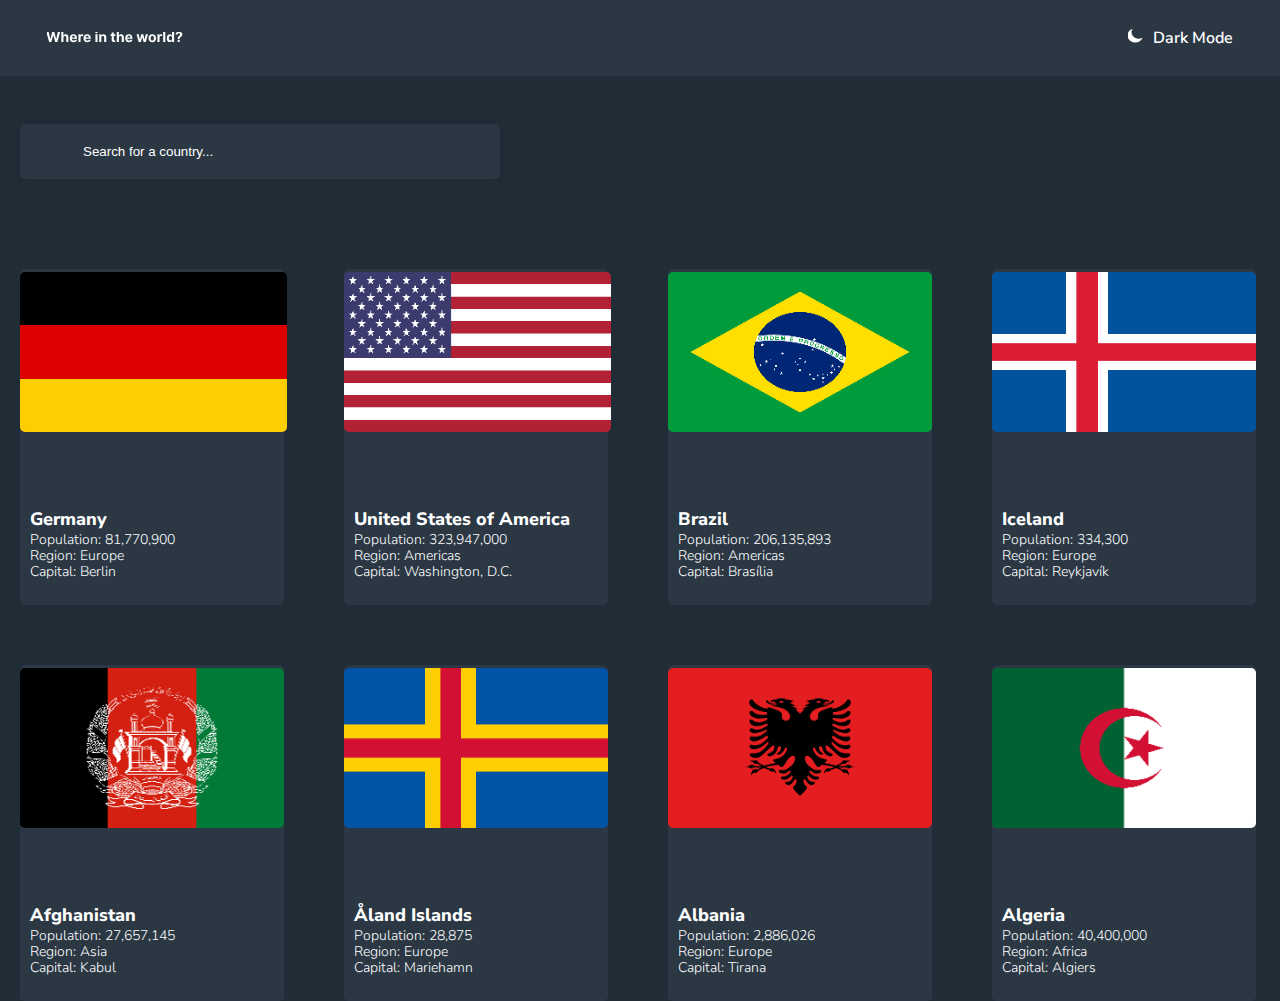
<file: index.html>
<!DOCTYPE html>
<html lang="en">
<head>
    <meta charset="UTF-8">
    <meta name="viewport" content="width='device-width', initial-scale=1.0">
    <title>Document</title>
    <link rel="stylesheet" href="./main.css">
    <link rel="stylesheet" href="https://cdnjs.cloudflare.com/ajax/libs/font-awesome/6.5.2/css/all.min.css" integrity="sha512-SnH5WK+bZxgPHs44uWIX+LLJAJ9/2PkPKZ5QiAj6Ta86w+fsb2TkcmfRyVX3pBnMFcV7oQPJkl9QevSCWr3W6A==" crossorigin="anonymous" referrerpolicy="no-referrer" />
    <link rel="preconnect" href="https://fonts.googleapis.com">
<link rel="preconnect" href="https://fonts.gstatic.com" crossorigin>
<link href="https://fonts.googleapis.com/css2?family=Nunito+Sans:ital,opsz,wght@0,6..12,200..1000;1,6..12,200..1000&display=swap" rel="stylesheet">
</head>
<body>
    
    

 <header class="header">

    <div class="container">
        <nav class="header-nav">
            <a href="./index.html">
                <img class="header_img" src="./images/Where in the world_2.svg" alt="">
            </a>
        <button class="header-btn">Dark Mode</button>
        </nav>
    </div>
</header>
<section class="hero">
    <div class="container">
        <form class="hero-form">
            <i class="fa-solid fa-magnifying-glass" style="color: #ffffff;"></i>
            <input type="text" class="hero-input" placeholder="Search for a country...">
        </form>
    </div>
</section>
<section class="flags" >
    <div class="container">
        <div class="flags-textbox" >
            <div class="flags__box" >
                <img  class="flags_picture" src="./images/Germany.svg.png" alt="">
                <div class="flags__textbox2" >
                    <a class="flags_link" href="./flags.html">Germany</a>
                    <p>Population: 81,770,900</p>
                    <p>Region: Europe</p>
                    <p>Capital: Berlin</p>
                </div>
            </div>
            <div class="flags__box" >
                <img class="flags_picture" src="./images/Amerika.svg.png" alt="">
                <div class="flags__textbox2" >
                    <a class="flags_link" href="./flags2.html">United States of America</a>
                    <p>Population: 323,947,000</p>
                    <p>Region: Americas</p>
                    <p>Capital: Washington, D.C.</p>
                </div>
            </div >
            <div class="flags__box" >
                <img  class="flags_picture" src="./images/Brasil.svg.png" alt="">
                <div class="flags__textbox2" >
                    <a class="flags_link" href="./flags3.html">Brazil</a>
                    <p>Population: 206,135,893</p>
                    <p>Region: Americas</p>
                    <p>Capital: Brasília</p>
                </div>
            </div>
            <div class="flags__box" >
                <img  class="flags_picture" src="./images/ICELAND.svg.png" alt="">
                <div class="flags__textbox2" >
                    <a class="flags_link" href="./flags4.html">Iceland</a>
                    <p>Population: 334,300</p>
                    <p>Region: Europe</p>
                    <p>Capital: Reykjavík</p>
                </div>
            </div>
            <div class="flags__box" >
                <img  class="flags_picture" src="./images/Afghanistan.svg.png" alt="">
                <div class="flags__textbox2" >
                    <a class="flags_link" href="./flags5.html">Afghanistan</a>
                    <p>Population: 27,657,145</p>
                    <p>Region: Asia</p>
                    <p>Capital: Kabul</p>
                </div>
            </div>

            <div class="flags__box" >
                <img  class="flags_picture" src="./images/Åland Islands.svg.png" alt="">
                <div class="flags__textbox2" >
                    <a class="flags_link" href="./flags6.html">Åland Islands</a>
                    <p>Population: 28,875</p>
                    <p>Region: Europe</p>
                    <p>Capital: Mariehamn</p>
                </div>
            </div>

            <div class="flags__box" >
                <img  class="flags_picture" src="./images/Albania.svg.png" alt="">
                <div class="flags__textbox2" >
                    <a class="flags_link" href="./flags7.html">Albania</a>
                    <p>Population: 2,886,026</p>
                    <p>Region: Europe</p>
                    <p>Capital: Tirana</p>
                </div>
            </div>

            <div class="flags__box" >
                <img  class="flags_picture" src="./images/Algeria.svg.png" alt="">
                <div class="flags__textbox2" >
                    <a class="flags_link" href="./flags8.html">Algeria</a>
                    <p>Population: 40,400,000</p>
                    <p>Region: Africa</p>
                    <p>Capital: Algiers</p>
                </div>
            </div>
    </div>
    </div> 
</section>

</body>
</html>
</file>
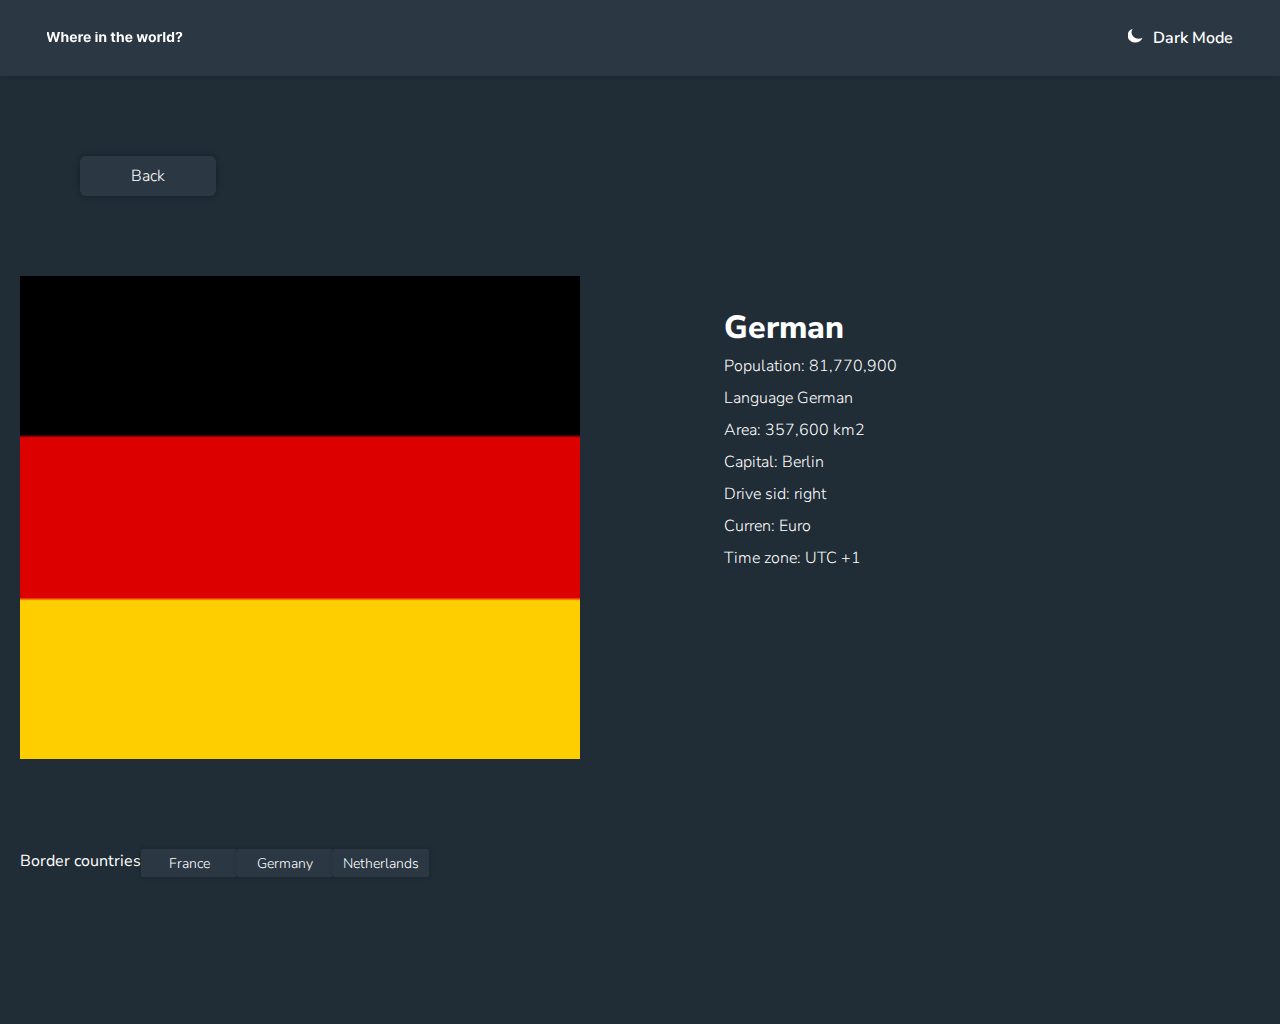
<file: flags.html>
<!DOCTYPE html>
<html lang="en">
<head>
    <meta charset="UTF-8">
    <meta name="viewport" content="width=device-width, initial-scale=1.0">
    <title>Document</title>
    <link rel="stylesheet" href="./flags.css">
    <link rel="stylesheet" href="https://cdnjs.cloudflare.com/ajax/libs/font-awesome/6.5.2/css/all.min.css" integrity="sha512-SnH5WK+bZxgPHs44uWIX+LLJAJ9/2PkPKZ5QiAj6Ta86w+fsb2TkcmfRyVX3pBnMFcV7oQPJkl9QevSCWr3W6A==" crossorigin="anonymous" referrerpolicy="no-referrer" />
    <link rel="preconnect" href="https://fonts.googleapis.com">
    <link rel="preconnect" href="https://fonts.gstatic.com" crossorigin>
    <link href="https://fonts.googleapis.com/css2?family=Nunito+Sans:ital,opsz,wght@0,6..12,200..1000;1,6..12,200..1000&display=swap" rel="stylesheet">
</head>
<body>
    <header class="header">

        <div class="container">
            <nav class="header-nav">
                <a href="./index.html">
                    <img class="img"  src="./images/Where in the world_2.svg" alt="">
                </a>
            <button class="header-btn">Dark Mode</button>
            </nav>
        </div>
    </header>
    <main>
        <section class="site" >
            <a class="site_link" href="./index.html">
                <button class="site_btn" >
                    <i class="fa-solid fa-arrow-right fa-rotate-180" style="color: #ffffff;"></i>
                    Back
                </button>
            </a>
        </section>
        <section class="hero" >
            <div class="container" >
                <div class="hero_box">
                    <img width="559.71px" height="483.17px" src="./images/Germany.svg.png" alt="">
                    <div class="hero_textbox">
                        <p class="hero_title" >German</p>
                        <div class="textbox">
                            <p class="hero_information" >Population: 81,770,900 </p>
                            <p class="hero_information" >Language German</p>
                            <p class="hero_information" >Area: 357,600 km2</p>
                            <p class="hero_information" >Capital: Berlin</p>
                            <p class="hero_information" >Drive sid: right</p>
                            <p class="hero_information" >Curren: Euro</p>
                            <p class="hero_information" >Time zone: UTC +1</p>
                        </div>
                    </div>
                    <div class="section">
                        <p class="section_text" >Border countries</p>
                        <a href="#">
                            <button class="section_links" >France</button>
                        </a>
                        <a href="./flags.html">
                            <button class="section_links" >Germany</button>
                        </a>
                        <a href="#">
                            <button class="section_links" >Netherlands</button>
                        </a>
                    </div>
                </div>
            </div>
        </section>
    </main>
</body>
</html>
</file>
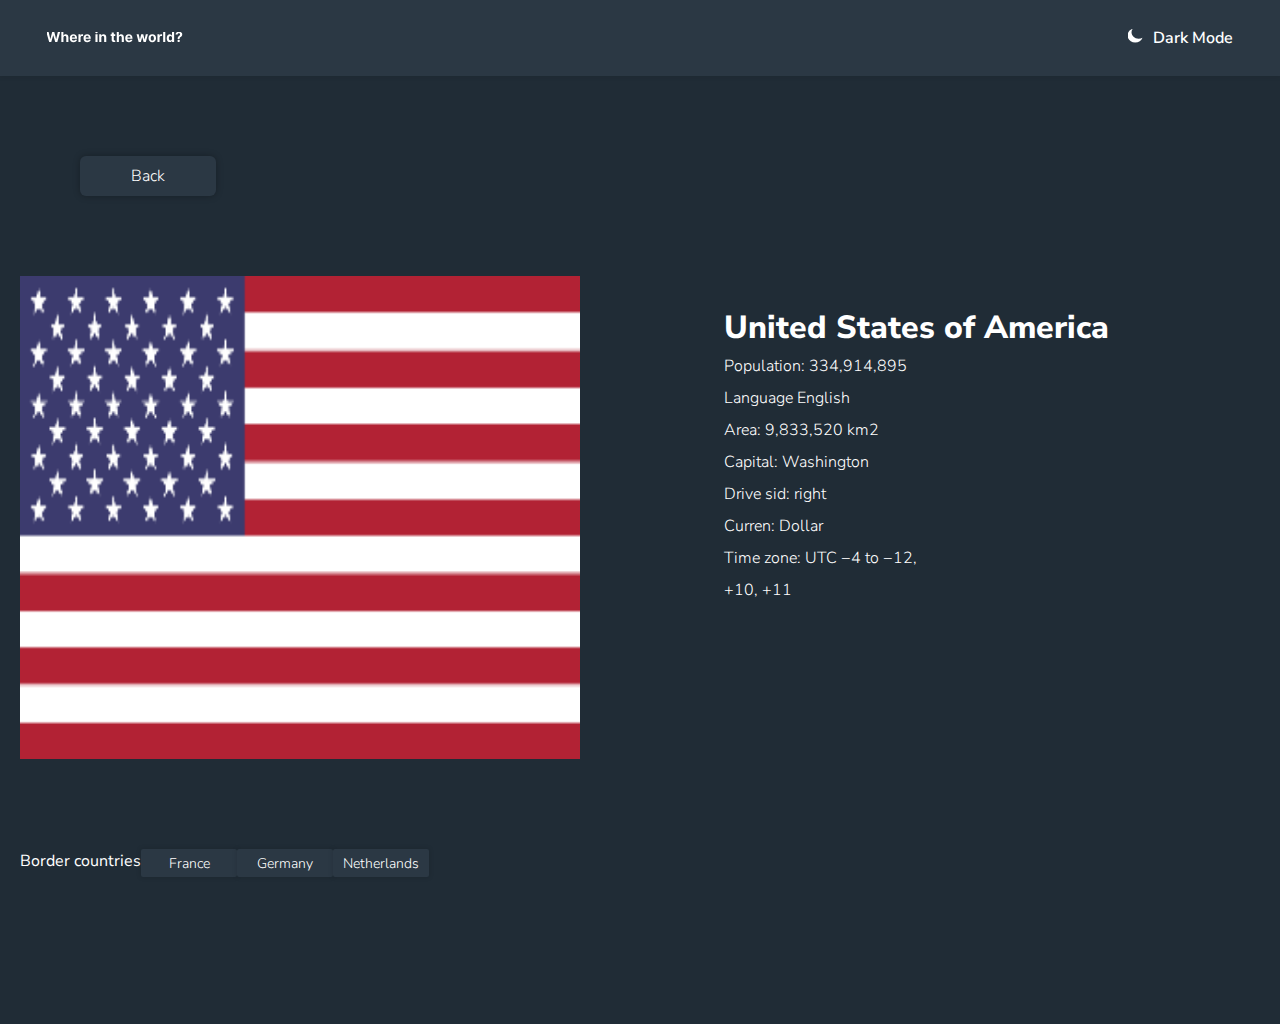
<file: flags2.html>
<!DOCTYPE html>
<html lang="en">
<head>
    <meta charset="UTF-8">
    <meta name="viewport" content="width=device-width, initial-scale=1.0">
    <title>Document</title>
    <link rel="stylesheet" href="./flags.css">
    <link rel="stylesheet" href="https://cdnjs.cloudflare.com/ajax/libs/font-awesome/6.5.2/css/all.min.css" integrity="sha512-SnH5WK+bZxgPHs44uWIX+LLJAJ9/2PkPKZ5QiAj6Ta86w+fsb2TkcmfRyVX3pBnMFcV7oQPJkl9QevSCWr3W6A==" crossorigin="anonymous" referrerpolicy="no-referrer" />
    <link rel="preconnect" href="https://fonts.googleapis.com">
    <link rel="preconnect" href="https://fonts.gstatic.com" crossorigin>
    <link href="https://fonts.googleapis.com/css2?family=Nunito+Sans:ital,opsz,wght@0,6..12,200..1000;1,6..12,200..1000&display=swap" rel="stylesheet">
</head>
<body>
    <header class="header">

        <div class="container">
            <nav class="header-nav">
                <a href="./index.html">
                    <img class="img" src="./images/Where in the world_2.svg" alt="">
                </a>
            <button class="header-btn">Dark Mode</button>
            </nav>
        </div>
    </header>
    <main>
        <section class="site" >
            <a class="site_link" href="./index.html">
                <button class="site_btn" >
                    <i class="fa-solid fa-arrow-right fa-rotate-180" style="color: #ffffff;"></i>
                    Back
                </button>
            </a>
        </section>
        <section class="hero" >
            <div class="container" >
                <div class="hero_box">
                    <img width="559.71px" height="483.17px" src="./images/Amerika.svg.png" alt="">
                    <div class="hero_textbox">
                        <p class="hero_title" >United States of America</p>
                        <div class="textbox">
                            <p class="hero_information" >Population:  334,914,895 </p>
                            <p class="hero_information" >Language English</p>
                            <p class="hero_information" >Area: 9,833,520 km2</p>
                            <p class="hero_information" >Capital: Washington</p>
                            <p class="hero_information" >Drive sid: right</p>
                            <p class="hero_information" >Curren: Dollar</p>
                            <p class="hero_information" >Time zone: UTC −4 to −12, +10, +11</p>
                        </div>
                    </div>
                    <div class="section">
                        <p class="section_text" >Border countries</p>
                        <a href="#">
                            <button class="section_links" >France</button>
                        </a>
                        <a href="./flags.html">
                            <button class="section_links" >Germany</button>
                        </a>
                        <a href="#">
                            <button class="section_links" >Netherlands</button>
                        </a>
                    </div>
                </div>
            </div>
        </section>
    </main>
</body>
</html>
</file>
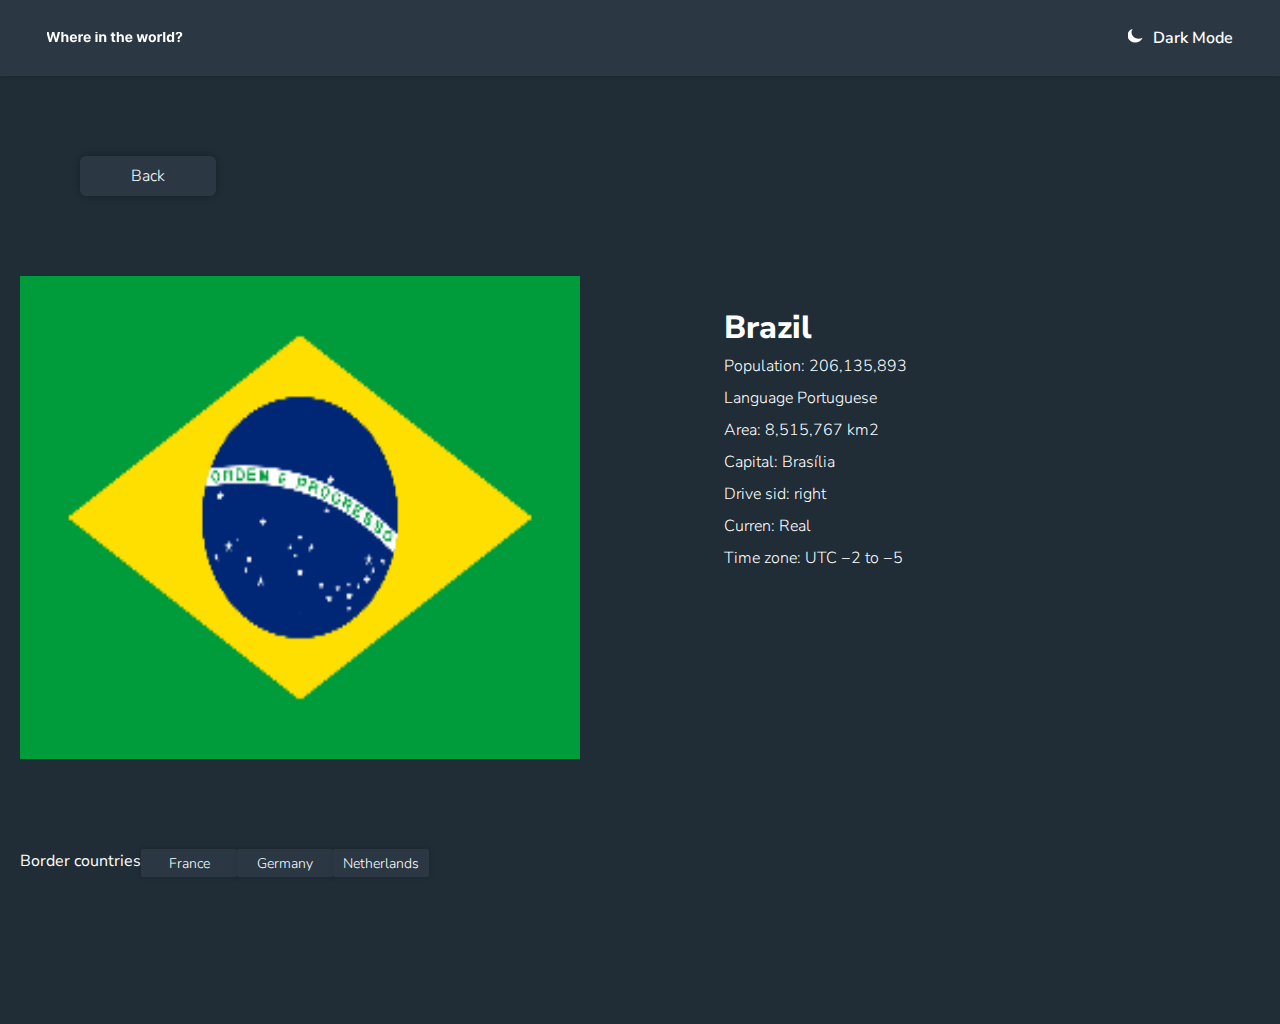
<file: flags3.html>
<!DOCTYPE html>
<html lang="en">
<head>
    <meta charset="UTF-8">
    <meta name="viewport" content="width=device-width, initial-scale=1.0">
    <title>Document</title>
    <link rel="stylesheet" href="./flags.css">
    <link rel="stylesheet" href="https://cdnjs.cloudflare.com/ajax/libs/font-awesome/6.5.2/css/all.min.css" integrity="sha512-SnH5WK+bZxgPHs44uWIX+LLJAJ9/2PkPKZ5QiAj6Ta86w+fsb2TkcmfRyVX3pBnMFcV7oQPJkl9QevSCWr3W6A==" crossorigin="anonymous" referrerpolicy="no-referrer" />
    <link rel="preconnect" href="https://fonts.googleapis.com">
    <link rel="preconnect" href="https://fonts.gstatic.com" crossorigin>
    <link href="https://fonts.googleapis.com/css2?family=Nunito+Sans:ital,opsz,wght@0,6..12,200..1000;1,6..12,200..1000&display=swap" rel="stylesheet">
</head>
<body>
    <header class="header">

        <div class="container">
            <nav class="header-nav">
                <a href="./index.html">
                    <img class="img" src="./images/Where in the world_2.svg" alt="">
                </a>
            <button class="header-btn">Dark Mode</button>
            </nav>
        </div>
    </header>
    <main>
        <section class="site" >
            <a class="site_link" href="./index.html">
                <button class="site_btn" >
                    <i class="fa-solid fa-arrow-right fa-rotate-180" style="color: #ffffff;"></i>
                    Back
                </button>
            </a>
        </section>
        <section class="hero" >
            <div class="container" >
                <div class="hero_box">
                    <img width="559.71px" height="483.17px" src="./images/Brasil.svg.png" alt="">
                    <div class="hero_textbox">
                        <p class="hero_title" >Brazil</p>
                        <div class="textbox">
                            <p class="hero_information" >Population: 206,135,893 </p>
                            <p class="hero_information" >Language Portuguese</p>
                            <p class="hero_information" >Area: 8,515,767 km2</p>
                            <p class="hero_information" >Capital: Brasília</p>
                            <p class="hero_information" >Drive sid: right</p>
                            <p class="hero_information" >Curren: Real</p>
                            <p class="hero_information" >Time zone: UTC −2 to −5</p>
                        </div>
                    </div>
                    <div class="section">
                        <p class="section_text" >Border countries</p>
                        <a href="#">
                            <button class="section_links" >France</button>
                        </a>
                        <a href="./flags.html">
                            <button class="section_links" >Germany</button>
                        </a>
                        <a href="#">
                            <button class="section_links" >Netherlands</button>
                        </a>
                    </div>
                </div>
            </div>
        </section>
    </main>
</body>
</html>
</file>
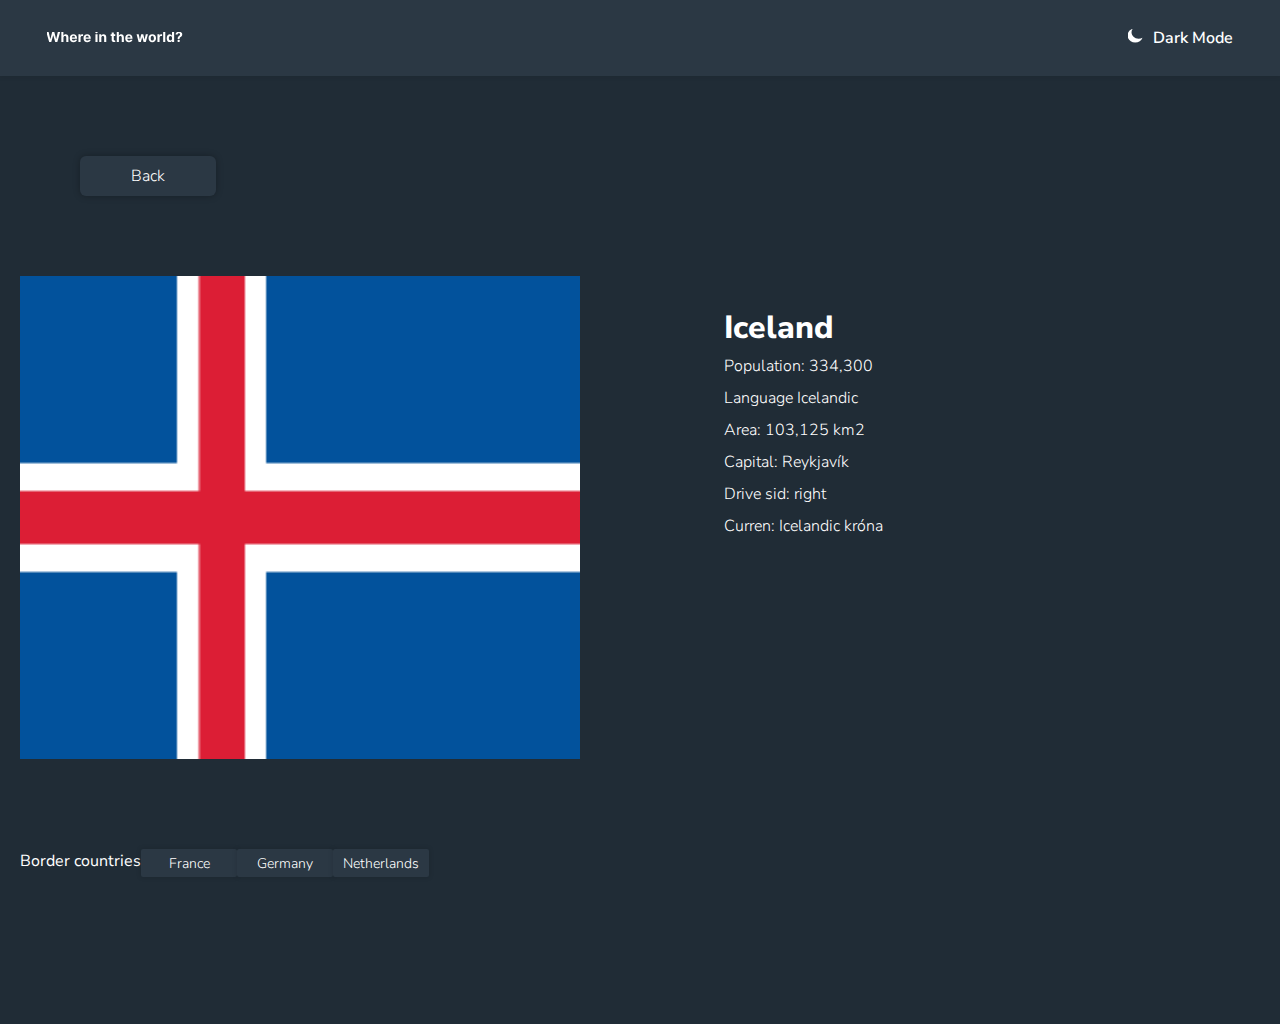
<file: flags4.html>
<!DOCTYPE html>
<html lang="en">
<head>
    <meta charset="UTF-8">
    <meta name="viewport" content="width=device-width, initial-scale=1.0">
    <title>Document</title>
    <link rel="stylesheet" href="./flags.css">
    <link rel="stylesheet" href="https://cdnjs.cloudflare.com/ajax/libs/font-awesome/6.5.2/css/all.min.css" integrity="sha512-SnH5WK+bZxgPHs44uWIX+LLJAJ9/2PkPKZ5QiAj6Ta86w+fsb2TkcmfRyVX3pBnMFcV7oQPJkl9QevSCWr3W6A==" crossorigin="anonymous" referrerpolicy="no-referrer" />
    <link rel="preconnect" href="https://fonts.googleapis.com">
    <link rel="preconnect" href="https://fonts.gstatic.com" crossorigin>
    <link href="https://fonts.googleapis.com/css2?family=Nunito+Sans:ital,opsz,wght@0,6..12,200..1000;1,6..12,200..1000&display=swap" rel="stylesheet">
</head>
<body>
    <header class="header">

        <div class="container">
            <nav class="header-nav">
                <a href="./index.html">
                    <img class="img" src="./images/Where in the world_2.svg" alt="">
                </a>
            <button class="header-btn">Dark Mode</button>
            </nav>
        </div>
    </header>
    <main>
        <section class="site" >
            <a class="site_link" href="./index.html">
                <button class="site_btn" >
                    <i class="fa-solid fa-arrow-right fa-rotate-180" style="color: #ffffff;"></i>
                    Back
                </button>
            </a>
        </section>
        <section class="hero" >
            <div class="container" >
                <div class="hero_box">
                    <img width="559.71px" height="483.17px" src="./images/ICELAND.svg.png" alt="">
                    <div class="hero_textbox">
                        <p class="hero_title" >Iceland</p>
                        <div class="textbox">
                            <p class="hero_information" >Population: 334,300 </p>
                            <p class="hero_information" >Language Icelandic</p>
                            <p class="hero_information" >Area: 	103,125 km2</p>
                            <p class="hero_information" >Capital: Reykjavík</p>
                            <p class="hero_information" >Drive sid: right</p>
                            <p class="hero_information" >Curren: Icelandic króna</p>
                        </div>
                    </div>
                    <div class="section">
                        <p class="section_text" >Border countries</p>
                        <a href="#">
                            <button class="section_links" >France</button>
                        </a>
                        <a href="./flags.html">
                            <button class="section_links" >Germany</button>
                        </a>
                        <a href="#">
                            <button class="section_links" >Netherlands</button>
                        </a>
                    </div>
                </div>
            </div>
        </section>
    </main>
</body>
</html>
</file>
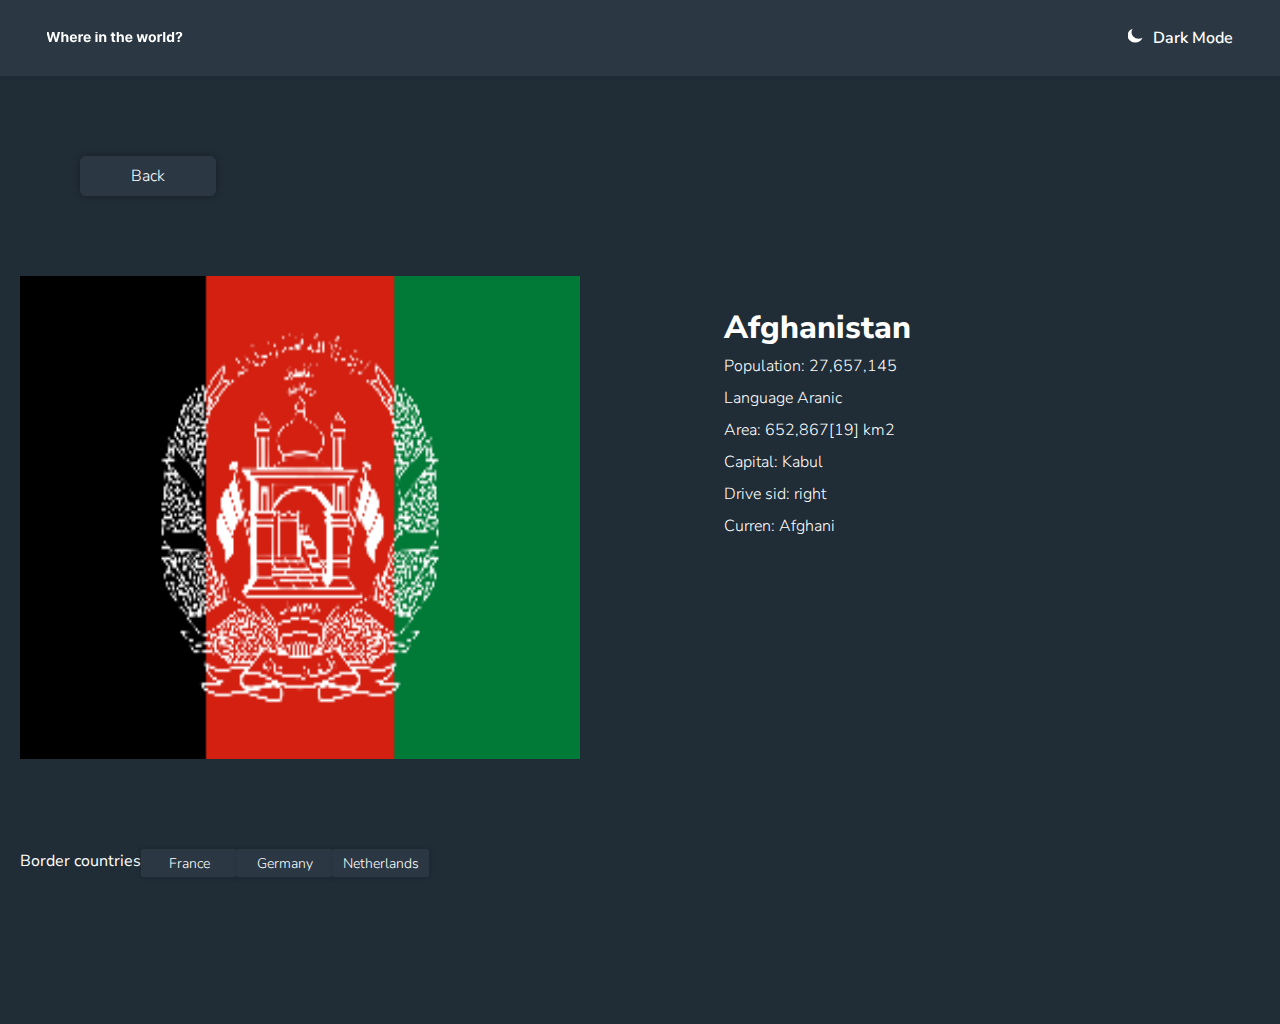
<file: flags5.html>
<!DOCTYPE html>
<html lang="en">
<head>
    <meta charset="UTF-8">
    <meta name="viewport" content="width=device-width, initial-scale=1.0">
    <title>Document</title>
    <link rel="stylesheet" href="./flags.css">
    <link rel="stylesheet" href="https://cdnjs.cloudflare.com/ajax/libs/font-awesome/6.5.2/css/all.min.css" integrity="sha512-SnH5WK+bZxgPHs44uWIX+LLJAJ9/2PkPKZ5QiAj6Ta86w+fsb2TkcmfRyVX3pBnMFcV7oQPJkl9QevSCWr3W6A==" crossorigin="anonymous" referrerpolicy="no-referrer" />
    <link rel="preconnect" href="https://fonts.googleapis.com">
    <link rel="preconnect" href="https://fonts.gstatic.com" crossorigin>
    <link href="https://fonts.googleapis.com/css2?family=Nunito+Sans:ital,opsz,wght@0,6..12,200..1000;1,6..12,200..1000&display=swap" rel="stylesheet">
</head>
<body>
    <header class="header">

        <div class="container">
            <nav class="header-nav">
                <a href="./index.html">
                    <img class="img" src="./images/Where in the world_2.svg" alt="">
                </a>
            <button class="header-btn">Dark Mode</button>
            </nav>
        </div>
    </header>
    <main>
        <section class="site" >
            <a class="site_link" href="./index.html">
                <button class="site_btn" >
                    <i class="fa-solid fa-arrow-right fa-rotate-180" style="color: #ffffff;"></i>
                    Back
                </button>
            </a>
        </section>
        <section class="hero" >
            <div class="container" >
                <div class="hero_box">
                    <img width="559.71px" height="483.17px" src="./images/Afghanistan.svg.png" alt="">
                    <div class="hero_textbox">
                        <p class="hero_title" >Afghanistan</p>
                        <div class="textbox">
                            <p class="hero_information" >Population:  27,657,145</p>
                            <p class="hero_information" >Language Aranic</p>
                            <p class="hero_information" >Area: 	652,867[19] km2</p>
                            <p class="hero_information" >Capital: Kabul</p>
                            <p class="hero_information" >Drive sid: right</p>
                            <p class="hero_information" >Curren: Afghani</p>
                        </div>
                    </div>
                    <div class="section">
                        <p class="section_text" >Border countries</p>
                        <a href="#">
                            <button class="section_links" >France</button>
                        </a>
                        <a href="./flags.html">
                            <button class="section_links" >Germany</button>
                        </a>
                        <a href="#">
                            <button class="section_links" >Netherlands</button>
                        </a>
                    </div>
                </div>
            </div>
        </section>
    </main>
</body>
</html>
</file>
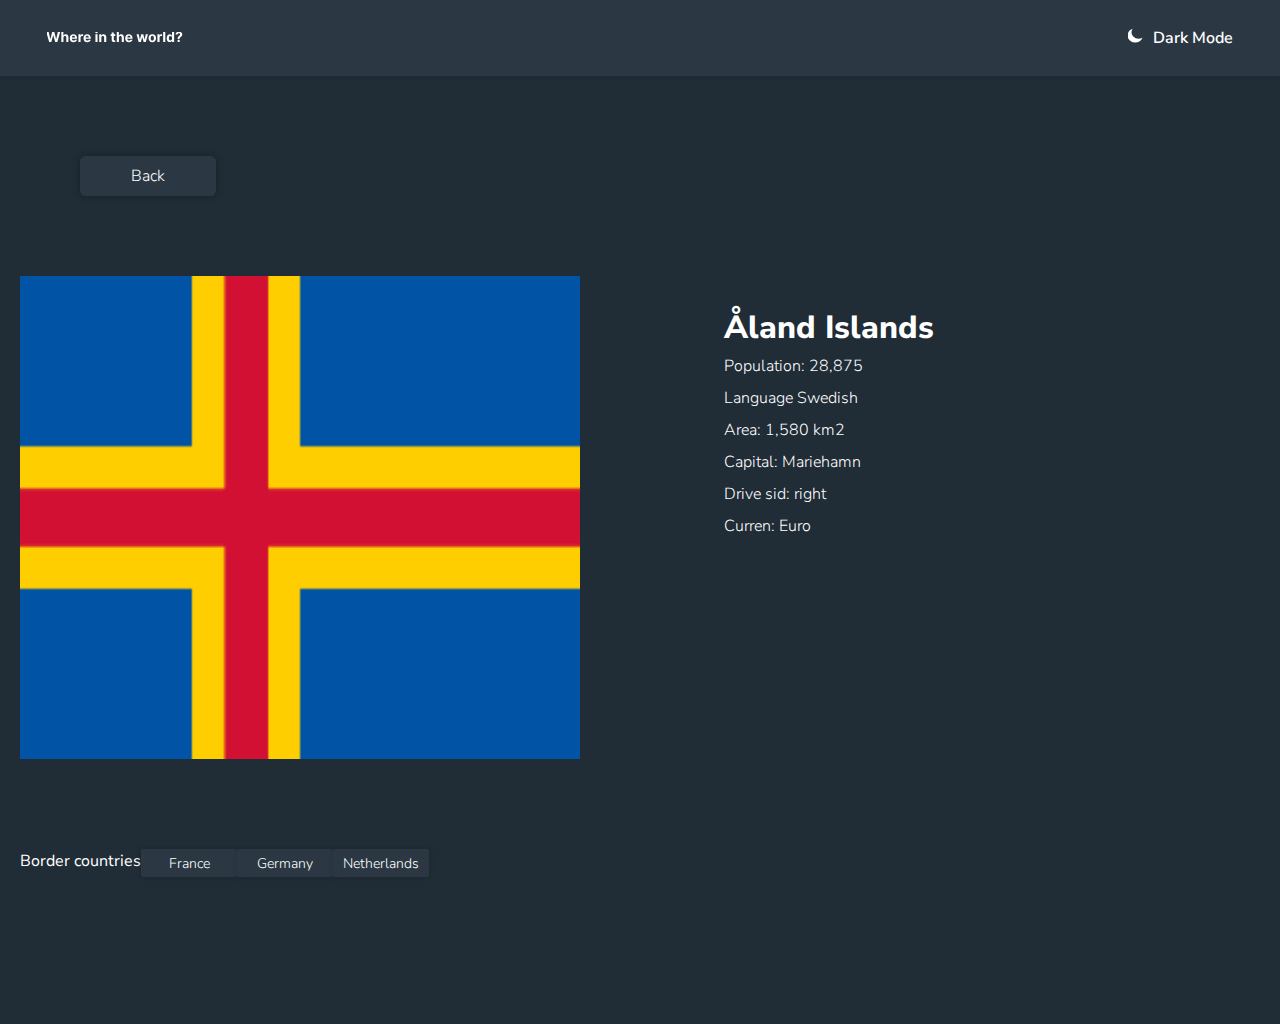
<file: flags6.html>
<!DOCTYPE html>
<html lang="en">
<head>
    <meta charset="UTF-8">
    <meta name="viewport" content="width=device-width, initial-scale=1.0">
    <title>Document</title>
    <link rel="stylesheet" href="./flags.css">
    <link rel="stylesheet" href="https://cdnjs.cloudflare.com/ajax/libs/font-awesome/6.5.2/css/all.min.css" integrity="sha512-SnH5WK+bZxgPHs44uWIX+LLJAJ9/2PkPKZ5QiAj6Ta86w+fsb2TkcmfRyVX3pBnMFcV7oQPJkl9QevSCWr3W6A==" crossorigin="anonymous" referrerpolicy="no-referrer" />
    <link rel="preconnect" href="https://fonts.googleapis.com">
    <link rel="preconnect" href="https://fonts.gstatic.com" crossorigin>
    <link href="https://fonts.googleapis.com/css2?family=Nunito+Sans:ital,opsz,wght@0,6..12,200..1000;1,6..12,200..1000&display=swap" rel="stylesheet">
</head>
<body>
    <header class="header">

        <div class="container">
            <nav class="header-nav">
                <a href="./index.html">
                    <img class="img" src="./images/Where in the world_2.svg" alt="">
                </a>
            <button class="header-btn">Dark Mode</button>
            </nav>
        </div>
    </header>
    <main>
        <section class="site" >
            <a class="site_link" href="./index.html">
                <button class="site_btn" >
                    <i class="fa-solid fa-arrow-right fa-rotate-180" style="color: #ffffff;"></i>
                    Back
                </button>
            </a>
        </section>
        <section class="hero" >
            <div class="container" >
                <div class="hero_box">
                    <img width="559.71px" height="483.17px" src="./images/Åland Islands.svg.png" alt="">
                    <div class="hero_textbox">
                        <p class="hero_title" >Åland Islands</p>
                        <div class="textbox">
                            <p class="hero_information" >Population:  28,875</p>
                            <p class="hero_information" >Language Swedish</p>
                            <p class="hero_information" >Area: 1,580 km2</p>
                            <p class="hero_information" >Capital: Mariehamn</p>
                            <p class="hero_information" >Drive sid: right</p>
                            <p class="hero_information" >Curren: Euro</p>
                        </div>
                    </div>
                    <div class="section">
                        <p class="section_text" >Border countries</p>
                        <a href="#">
                            <button class="section_links" >France</button>
                        </a>
                        <a href="./flags.html">
                            <button class="section_links" >Germany</button>
                        </a>
                        <a href="#">
                            <button class="section_links" >Netherlands</button>
                        </a>
                    </div>
                </div>
            </div>
        </section>
    </main>
</body>
</html>
</file>
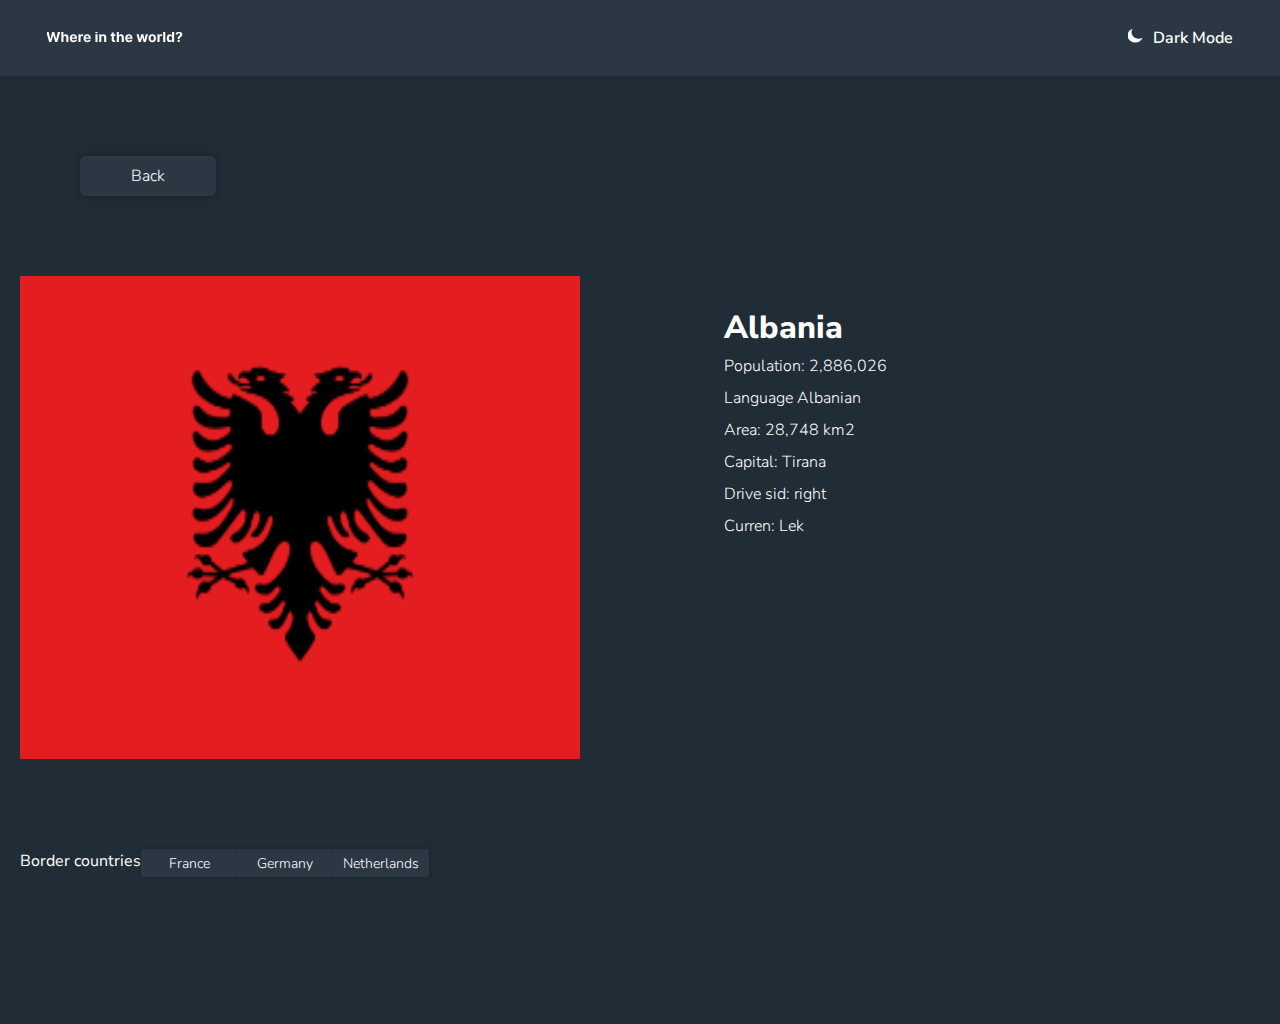
<file: flags7.html>
<!DOCTYPE html>
<html lang="en">
<head>
    <meta charset="UTF-8">
    <meta name="viewport" content="width=device-width, initial-scale=1.0">
    <title>Document</title>
    <link rel="stylesheet" href="./flags.css">
    <link rel="stylesheet" href="https://cdnjs.cloudflare.com/ajax/libs/font-awesome/6.5.2/css/all.min.css" integrity="sha512-SnH5WK+bZxgPHs44uWIX+LLJAJ9/2PkPKZ5QiAj6Ta86w+fsb2TkcmfRyVX3pBnMFcV7oQPJkl9QevSCWr3W6A==" crossorigin="anonymous" referrerpolicy="no-referrer" />
    <link rel="preconnect" href="https://fonts.googleapis.com">
    <link rel="preconnect" href="https://fonts.gstatic.com" crossorigin>
    <link href="https://fonts.googleapis.com/css2?family=Nunito+Sans:ital,opsz,wght@0,6..12,200..1000;1,6..12,200..1000&display=swap" rel="stylesheet">
</head>
<body>
    <header class="header">

        <div class="container">
            <nav class="header-nav">
                <a href="./index.html">
                    <img class="img" src="./images/Where in the world_2.svg" alt="">
                </a>
            <button class="header-btn">Dark Mode</button>
            </nav>
        </div>
    </header>
    <main>
        <section class="site" >
            <a class="site_link" href="./index.html">
                <button class="site_btn" >
                    <i class="fa-solid fa-arrow-right fa-rotate-180" style="color: #ffffff;"></i>
                    Back
                </button>
            </a>
        </section>
        <section class="hero" >
            <div class="container" >
                <div class="hero_box">
                    <img width="559.71px" height="483.17px" src="./images/Albania.svg.png" alt="">
                    <div class="hero_textbox">
                        <p class="hero_title" >Albania</p>
                        <div class="textbox">
                            <p class="hero_information" >Population: 2,886,026 </p>
                            <p class="hero_information" >Language Albanian</p>
                            <p class="hero_information" >Area:   28,748 km2</p>
                            <p class="hero_information" >Capital: Tirana</p>
                            <p class="hero_information" >Drive sid: right</p>
                            <p class="hero_information" >Curren: Lek</p>
                        </div>
                    </div>
                    <div class="section">
                        <p class="section_text" >Border countries</p>
                        <a href="#">
                            <button class="section_links" >France</button>
                        </a>
                        <a href="./flags.html">
                            <button class="section_links" >Germany</button>
                        </a>
                        <a href="#">
                            <button class="section_links" >Netherlands</button>
                        </a>
                    </div>
                </div>
            </div>
        </section>
    </main>
</body>
</html>
</file>
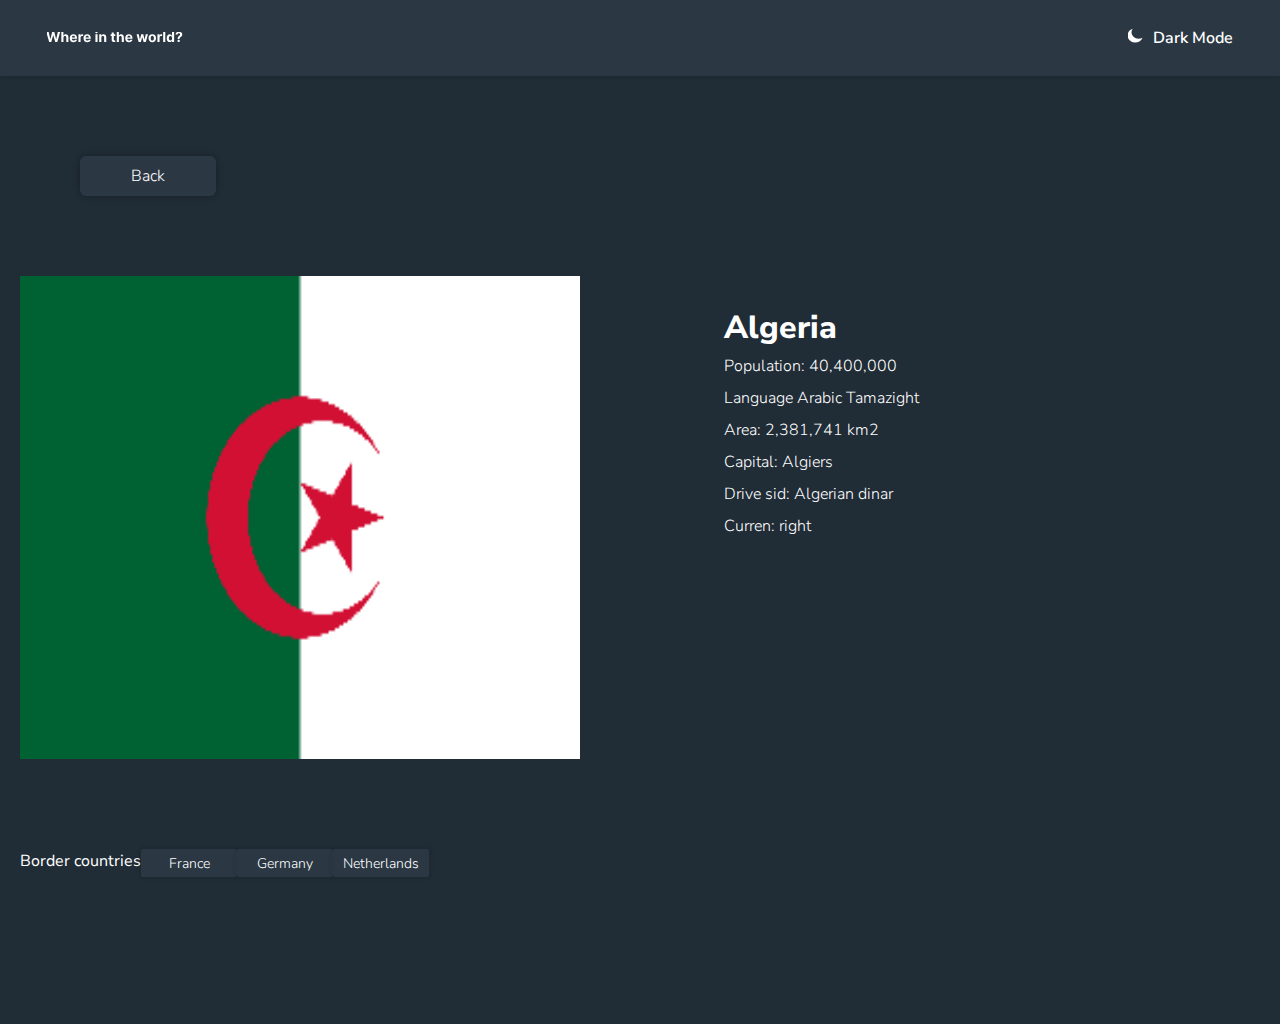
<file: flags8.html>
<!DOCTYPE html>
<html lang="en">
<head>
    <meta charset="UTF-8">
    <meta name="viewport" content="width=device-width, initial-scale=1.0">
    <title>Document</title>
    <link rel="stylesheet" href="./flags.css">
    <link rel="stylesheet" href="https://cdnjs.cloudflare.com/ajax/libs/font-awesome/6.5.2/css/all.min.css" integrity="sha512-SnH5WK+bZxgPHs44uWIX+LLJAJ9/2PkPKZ5QiAj6Ta86w+fsb2TkcmfRyVX3pBnMFcV7oQPJkl9QevSCWr3W6A==" crossorigin="anonymous" referrerpolicy="no-referrer" />
    <link rel="preconnect" href="https://fonts.googleapis.com">
    <link rel="preconnect" href="https://fonts.gstatic.com" crossorigin>
    <link href="https://fonts.googleapis.com/css2?family=Nunito+Sans:ital,opsz,wght@0,6..12,200..1000;1,6..12,200..1000&display=swap" rel="stylesheet">
</head>
<body>
    <header class="header">

        <div class="container">
            <nav class="header-nav">
                <a href="./index.html">
                    <img class="img" src="./images/Where in the world_2.svg" alt="">
                </a>
            <button class="header-btn">Dark Mode</button>
            </nav>
        </div>
    </header>
    <main>
        <section class="site" >
            <a class="site_link" href="./index.html">
                <button class="site_btn" >
                    <i class="fa-solid fa-arrow-right fa-rotate-180" style="color: #ffffff;"></i>
                    Back
                </button>
            </a>
        </section>
        <section class="hero" >
            <div class="container" >
                <div class="hero_box">
                    <img width="559.71px" height="483.17px" src="./images/Algeria.svg.png" alt="">
                    <div class="hero_textbox">
                        <p class="hero_title" >Algeria</p>
                        <div class="textbox">
                            <p class="hero_information" >Population:  40,400,000</p>
                            <p class="hero_information" >Language Arabic Tamazight</p>
                            <p class="hero_information" >Area: 2,381,741 km2</p>
                            <p class="hero_information" >Capital: Algiers</p>
                            <p class="hero_information" >Drive sid: Algerian dinar</p>
                            <p class="hero_information" >Curren: right</p>
                        </div>
                    </div>
                    <div class="section">
                        <p class="section_text" >Border countries</p>
                        <a href="#">
                            <button class="section_links" >France</button>
                        </a>
                        <a href="./flags.html">
                            <button class="section_links" >Germany</button>
                        </a>
                        <a href="#">
                            <button class="section_links" >Netherlands</button>
                        </a>
                    </div>
                </div>
            </div>
        </section>
    </main>
</body>
</html>
</file>
<file: main.css>
*{
    margin: 0;
    padding: 0;
    box-sizing: border-box;
    text-decoration: none;
    list-style: none;
}

body{
    background-color: #202C36;
}

.header{
    box-shadow: 0px 2px 4px 0px rgba(0, 0, 0, 0.06);
    background: rgb(43, 56, 68);
}

.container{
    max-width: 1320px;
    width: 100%;
    margin: 0 auto;
    padding: 0 20px;
}

.header-nav{
    display: flex;
    align-items: center;
    justify-content: space-between;
    padding: 27px;
}

.header-title{
    color: rgb(255, 255, 255);
font-family: "Nunito Sans" ;
font-size: 24px;
font-weight: 800;
line-height: 33px;
letter-spacing: 0px;
text-align: left;

}

.header-btn::before{
    background-image: url(./images/Path.svg);
    background-repeat: no-repeat;
    width: 15px;
    height: 15px;
    display: inline-block;
    content: '';
    background-position: center;
    margin-right: 10px;
}

.header-btn{
    color: white;
    color: rgb(255, 255, 255);
    background: transparent;
    border: 0px solid transparent;
    font-family: "Nunito Sans";
    font-size: 16px;
    font-weight: 600;
    line-height: 22px;


}

.hero{
    background-color: #202C36;
    padding-top: 48px;
    padding-bottom: 45px;
}

.hero-form{
    display: flex;
    align-items: center;
    padding: 20px 32px;
    max-width: 480px;
    width: 100%;
    border-radius: 5px;
    box-shadow: 0px 2px 9px 0px rgba(0, 0, 0, 0.05);
    background-color: rgb(43, 56, 68);
}

.hero-input{
    background-color: transparent;
    border: none;
    padding-left: 31px;
}
.hero-input::placeholder{
    color: white;
}
.flags{
    display: flex;
    align-items: center;
    justify-content: space-between; 
    padding-top: 45px;
}
.flags__box{
    display: flex;
    align-items: center;
    justify-content: space-between;
    width: 264px;
    height: 336px;
    flex-wrap: wrap;
    background: rgb(43, 56, 68);
    border-radius: 5px;
}
.flags_picture{
    width: 267px;
    height: 160px;
    position: relative;
    top: -23px;
    border-radius: 5px;
}
.flags-textbox{
    display: flex;
    flex-wrap: wrap;
    gap: 60px;
    color: rgb(255, 255, 255);
font-family: "Nunito Sans";
font-size: 14px;
font-weight: 300;
line-height: 16px;
letter-spacing: 0px;
text-align: left;
}
.flags__textbox2{
    position: relative;
    left: 10px;
}
.flags_link{
    color: rgb(255, 255, 255);
font-family: "Nunito Sans";
font-size: 18px;
font-weight: 800;
line-height: 26px;
}

@media only screen and (max-width: 375px){
    
    .header{
        box-shadow: 0px 2px 4px 0px rgba(0, 0, 0, 0.06);
        background: rgb(43, 56, 68);
    }
    
    .container{
        max-width: 375px;
        width: 100%;
        margin: 0 auto;
        padding: 0 10px;
    }
    
    .header-nav{
        display: flex;
        align-items: center;
        justify-content: space-between;
        padding: 10px;
    }
    
    .header-title{
        color: rgb(255, 255, 255);
    font-family: "Nunito Sans" ;
    font-size: 24px;
    font-weight: 800;
    line-height: 33px;
    letter-spacing: 0px;
    text-align: left;
    
    }
    
    .header-btn::before{
        background-image: url(./images/Path.svg);
        background-repeat: no-repeat;
        width: 15px;
        height: 15px;
        display: inline-block;
        content: '';
        background-position: center;
        margin-right: 10px;
    }
    
    .header-btn{
        color: white;
        color: rgb(255, 255, 255);
        background: transparent;
        border: 0px solid transparent;
        font-family: "Nunito Sans";
        font-size: 16px;
        font-weight: 600;
        line-height: 22px;
    
    
    }
    

}
</file>
<file: flags.css>
*{
    margin: 0;
    padding: 0;
    box-sizing: border-box;
    text-decoration: none;
    list-style: none;
    flex-wrap: wrap;
}
body{
    height: 1024px;
    flex-wrap: wrap;
}

body{
    background-color: #202C36;
}

.header{
    box-shadow: 0px 2px 4px 0px rgba(0, 0, 0, 0.06);
    background: rgb(43, 56, 68);
    width: 100%;
}

.container{
    max-width: 1440px;
    width: 100%;
    margin: 0 auto;
    padding: 0 20px;
}

.header-nav{
    display: flex;
    align-items: center;
    justify-content: space-between;
    padding: 27px;
}

.header-title{
    color: rgb(255, 255, 255);
font-family: "Nunito Sans" ;
font-size: 24px;
font-weight: 800;
line-height: 33px;
letter-spacing: 0px;
text-align: left;

}

.header-btn::before{
    background-image: url(./images/Path.svg);
    background-repeat: no-repeat;
    width: 15px;
    height: 15px;
    display: inline-block;
    content: '';
    background-position: center;
    margin-right: 10px;
}

.header-btn{
    color: white;
    color: rgb(255, 255, 255);
    background: transparent;
    border: 0px solid transparent;
    font-family: "Nunito Sans";
    font-size: 16px;
    font-weight: 600;
    line-height: 22px;

}

.site{
    padding: 80px;
}
.site_btn{
    width: 136px;
    height: 40px;
    border-radius: 6px;
     box-shadow: 0px 0px 7px 0px rgba(0, 0, 0, 0.29);
    background: rgb(43, 56, 68);
    border: none;
    color: rgb(255, 255, 255);
font-family: "Nunito Sans";
font-size: 16px;
font-weight: 300;
line-height: 20px;
letter-spacing: 0px;
text-align: center;
}
.site_link{
    color: rgb(255, 255, 255);
font-family: "Nunito Sans";
font-size: 16px;
font-weight: 300;
line-height: 20px;
letter-spacing: 0px;
text-align: left;
}
.hero{
   display: flex;
   align-items: end;
   justify-content: space-evenly;
}
.hero_box{
    display: flex;
}
.hero_textbox{
    margin-left: 144.29px;
    margin-top: 30px;
}
.hero_nameflag{
    color: #ffffff;
font-family: "Nunito Sans";
font-size: 32px;
font-weight: 800;
line-height: 44px;
}
.hero-information{
    color: #ffffff;
font-family: "Nunito Sans";
width: 215px;
height: 160px;
font-size: 16px;
font-weight: 300;
line-height: 32px;
letter-spacing: 0px;
text-align: left;
}
.hero_title{
    color: rgb(255, 255, 255);
font-family: "Nunito Sans";
font-size: 32px;
font-weight: 800;
line-height: 44px;
letter-spacing: 0px;
text-align: left;
}
.textbox{
    width: 215px;
height: 160px;
}
.textbox_2{
    width: 215px;
height: 160px;
display: flex;
}
.hero_information{
    display: flex;
    color: #ffffff;
font-family: "Nunito Sans";
font-size: 16px;
font-weight: 300;
line-height: 32px;
}
.hero_information2{
    color: rgb(255, 255, 255);
font-family: "Nunito Sans";
font-size: 16px;
font-weight: 300;
line-height: 32px;
}
.section{
    display: flex;
    position: relative;
    top: 90px;
}
.section_text{
    color: rgb(255, 255, 255);
font-family: "Nunito Sans";
font-size: 16px;
font-weight: 400;
line-height: 24px;
letter-spacing: 0px;
text-align: left;
}
.section_links{
    width: 96px;
    height: 28px;
    border-radius: 2px;
    box-shadow: 0px 0px 4px 1px rgba(0, 0, 0, 0.1);
    background: rgb(43, 56, 68);
    border: none;
    color: rgb(255, 255, 255);
font-family: "Nunito Sans";
font-size: 14px;
font-weight: 300;
line-height: 19px;

}
@media only screen and (max-width: 376px){
    
.container{
    max-width: 376px;
    width: 100%;
    margin: 0 auto;
    padding: 0 20px;
}
.imh{
    width: 320px;
    height: 229px;
}
}
</file>
